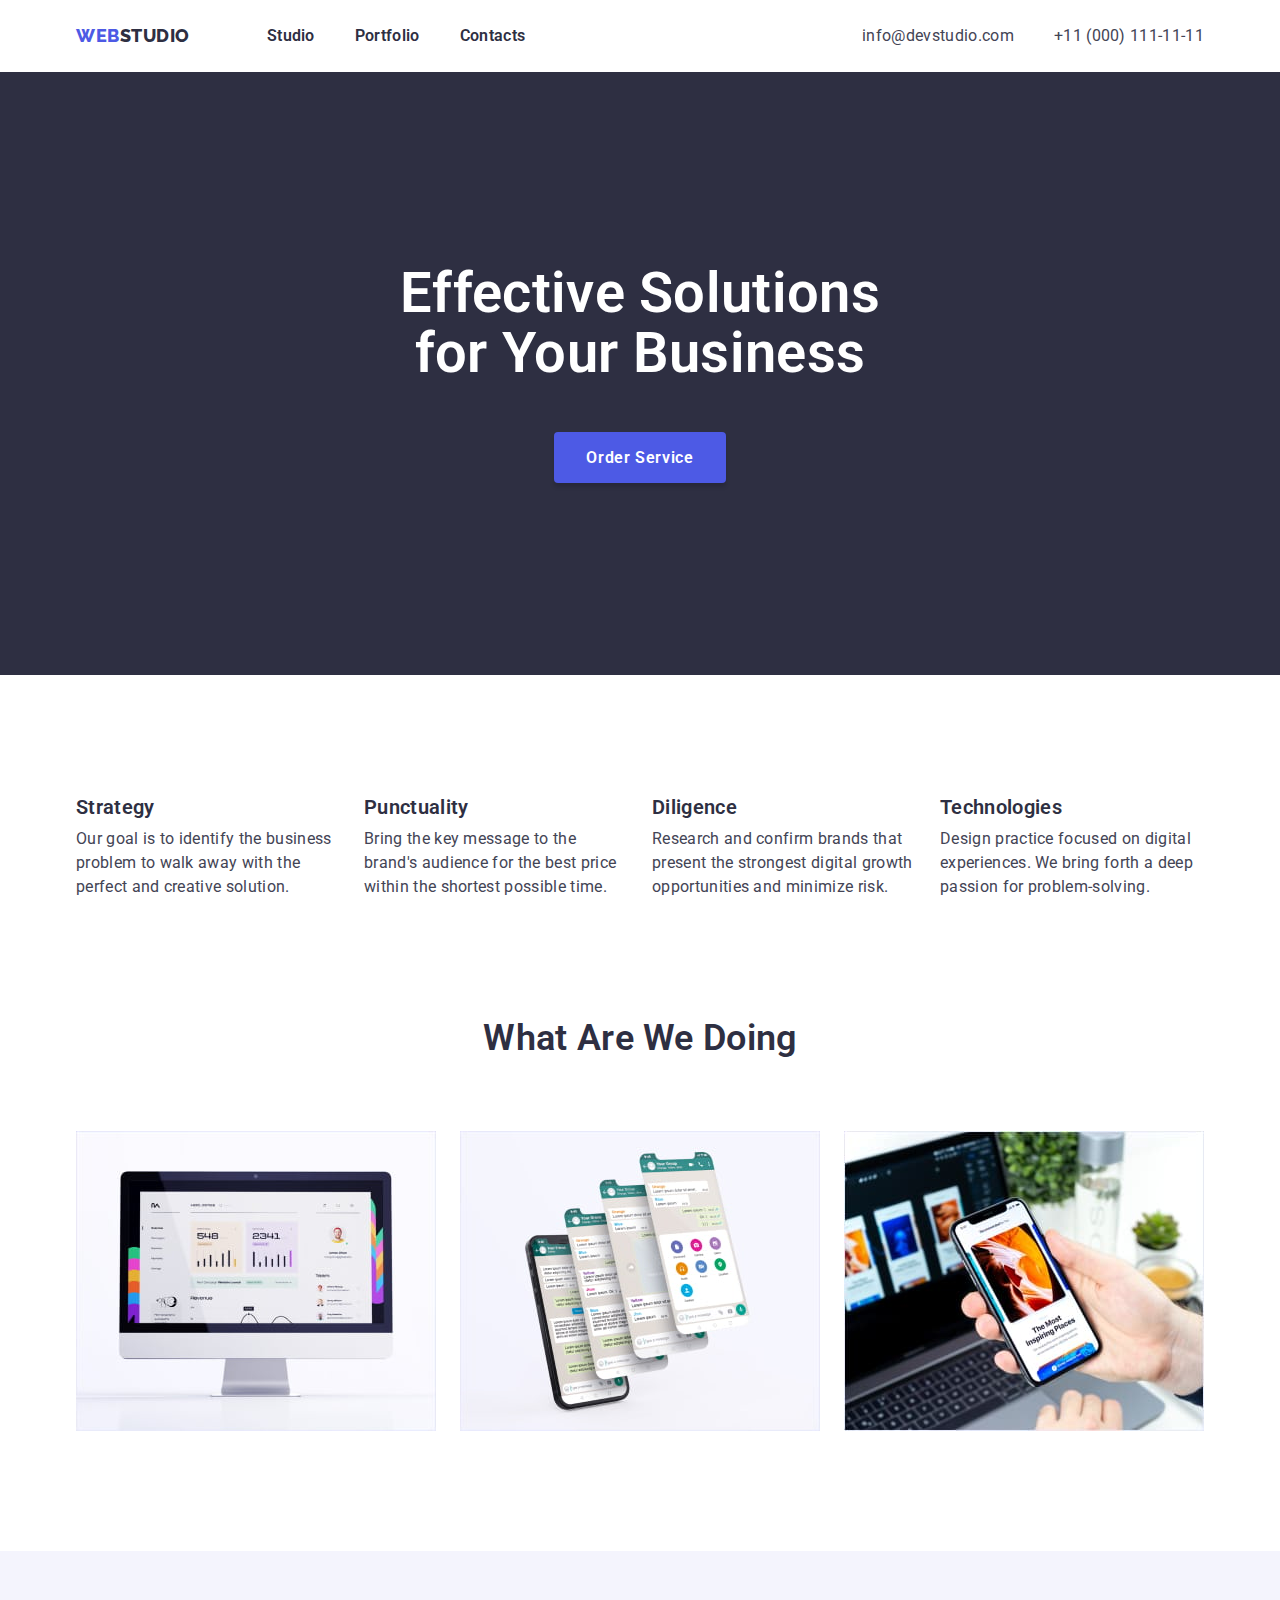
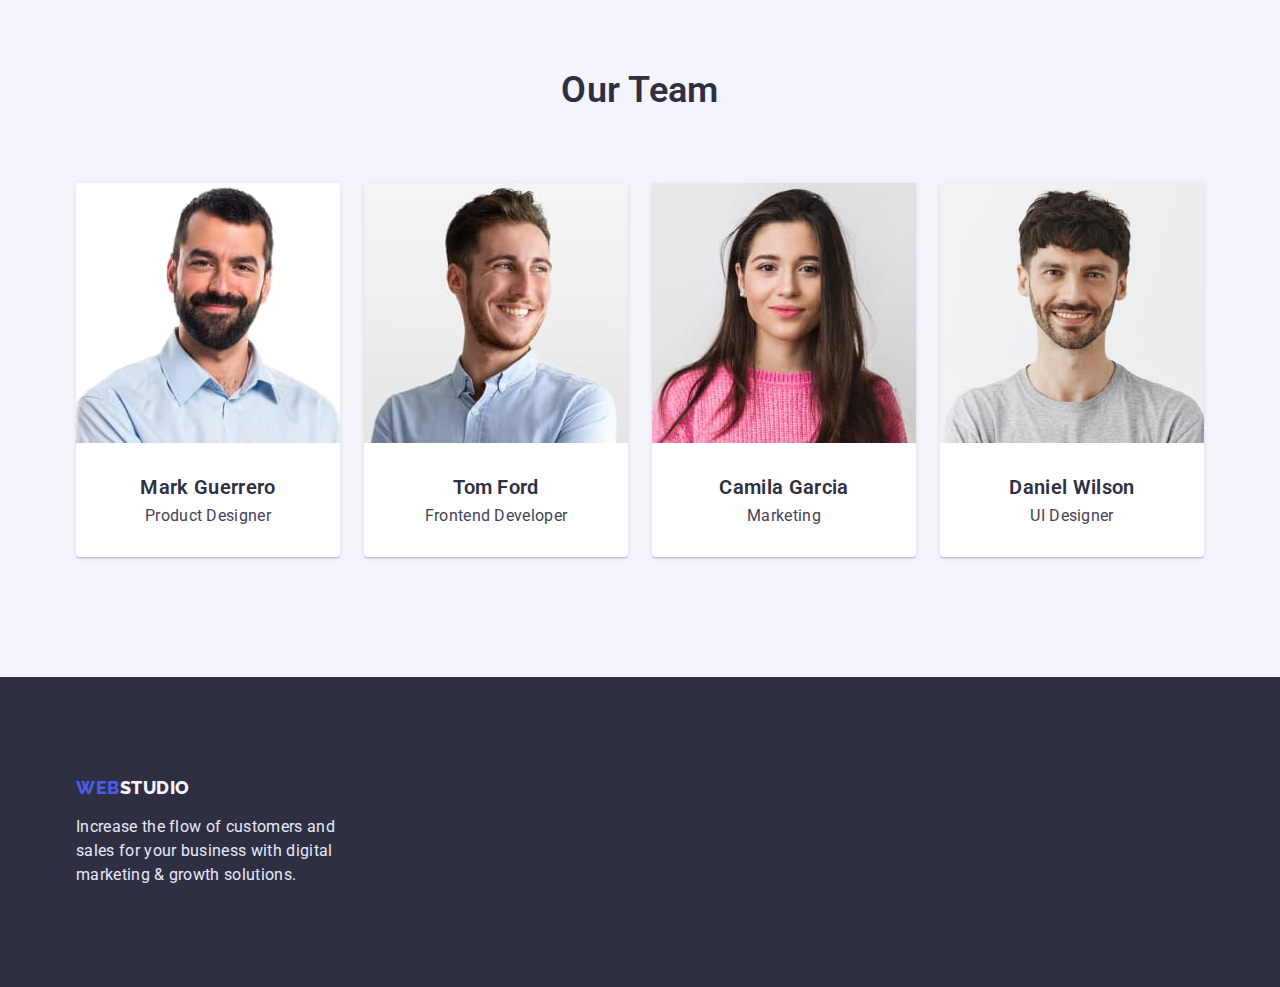
<file: index.html>
<!DOCTYPE html>
<html lang="en">

<head>
    <meta charset="UTF-8" />
    <meta http-equiv="X-UA-Compatible" content="IE=edge" />
    <meta name="viewport" content="width=device-width, initial-scale=1.0" />
    <title>Web Studio</title>
    <link rel="stylesheet" href="./css/modern-normalize.css">
    <link rel="stylesheet" href="./css/styles.css">
    <link rel="preconnect" href="https://fonts.googleapis.com">
    <link rel="preconnect" href="https://fonts.gstatic.com" crossorigin>
    <link
        href="https://fonts.googleapis.com/css2?family=Raleway:wght@700;800&family=Roboto:wght@400;500;700;900&display=swap"
        rel="stylesheet">
</head>

<body>
    <header>
        <div class="container container-header">
            <a href="./index.html" class="logo-header"><span class="web-logo">WEB</span>STUDIO</a>
            <nav class="nav-header">
                <ul class="nav-list">
                    <li><a href="" class="nav-link">Studio</a></li>
                    <li><a href="./portfolio.html" class="nav-link">Portfolio</a></li>
                    <li><a href="" class="nav-link">Contacts</a></li>
                </ul>
            </nav>
            <ul class="contact-list">
                <li><a href="mailto:info@devstudio.com" class="contact-item">info@devstudio.com</a></li>
                <li><a href="tel:+110001111111" class="contact-item">+11 (000) 111-11-11</a></li>
            </ul>
        </div>
    </header>
    <main>
        <!-- section1 -->
        <section class="section-one">
            <div class="container">
                <h1 class="main-title">Effective Solutions for Your Business</h1>
                <button type="button" class="order-button">Order Service</button>
            </div>
        </section>
        <!-- /section1 -->
        <!-- section2 -->
        <section class="section-two">
            <div class="container">
                <h2 class="hidden">Main features</h2>
                <ul class="feature-list">
                    <li class="feature-item">
                        <h3 class="feature-title">Strategy</h3>
                        <p class="feature-text">
                            Our goal is to identify the business problem to walk away with
                            the perfect and creative solution.
                        </p>
                    </li>
                    <li class="feature-item">
                        <h3 class="feature-title">Punctuality</h3>
                        <p class="feature-text">
                            Bring the key message to the brand's audience for the best price
                            within the shortest possible time.
                        </p>
                    </li>
                    <li class="feature-item">
                        <h3 class="feature-title">Diligence</h3>
                        <p class="feature-text">
                            Research and confirm brands that present the strongest digital
                            growth opportunities and minimize risk.
                        </p>
                    </li>
                    <li class="feature-item">
                        <h3 class="feature-title">Technologies</h3>
                        <p class="feature-text">
                            Design practice focused on digital experiences. We bring forth a
                            deep passion for problem-solving.
                        </p>
                    </li>
                </ul>
            </div>
        </section>
        <!-- /section2 -->
        <!-- section3 -->
        <section class="section-three">
            <div class="container container-section-three">
                <h2 class="section-title">What Are We Doing</h2>
                <ul class="img-list">
                    <li>
                        <img class="img-section-three" src="./images/computer.jpg" alt="computer" />
                    </li>
                    <li>
                        <img class="img-section-three" src="./images/phone.jpg" alt="phone" />
                    </li>
                    <li>
                        <img class="img-section-three" src="./images/laptop.jpg" alt="lapton and phone" />
                    </li>
                </ul>
            </div>
        </section>
        <!-- /section3 -->
        <!-- section4 -->
        <section class="section-four">
            <div class="container">
                <h2 class="section-title">Our Team</h2>
                <ul class="section-four-list">
                    <li class="section-four-item">
                        <img class="img-section-four" src="./images/mark.jpg" alt="Mark Guerrero photo" width="264"
                            height="260" />
                        <div class="section-four-content">
                            <h3 class="full-name">Mark Guerrero</h3>
                            <p>Product Designer</p>
                        </div>
                    </li>
                    <li class="section-four-item">
                        <img class="img-section-four" src="./images/tom.jpg" alt="Tom Ford photo" width="264"
                            height="260" />
                        <div class="section-four-content">
                            <h3 class="full-name">Tom Ford</h3>
                            <p>Frontend Developer</p>
                        </div>
                    </li>
                    <li class="section-four-item">
                        <img class="img-section-four" src="./images/camila.jpg" alt="Camila Garcia photo" width="264"
                            height="260" />
                        <div class="section-four-content">
                            <h3 class="full-name">Camila Garcia</h3>
                            <p>Marketing</p>
                        </div>
                    </li>
                    <li class="section-four-item">
                        <img class="img-section-four" src="./images/daniel.jpg" alt="Daniel Wilson photo" width="264"
                            height="260" />
                        <div class="section-four-content">
                            <h3 class="full-name">Daniel Wilson</h3>
                            <p>UI Designer</p>
                        </div>
                    </li>
                </ul>
            </div>
        </section>
        <!-- /section4 -->
    </main>
    <footer>
        <div class="container container-footer">
            <div class="footer-box">
                <a href="./index.html" class="logo-footer">
                    <span class="web-logo">WEB</span>STUDIO
                </a>
                <p class="text-footer">
                    Increase the flow of customers and sales for your business with digital
                    marketing & growth solutions.
                </p>
            </div>
        </div>
    </footer>
</body>

</html>
</file>
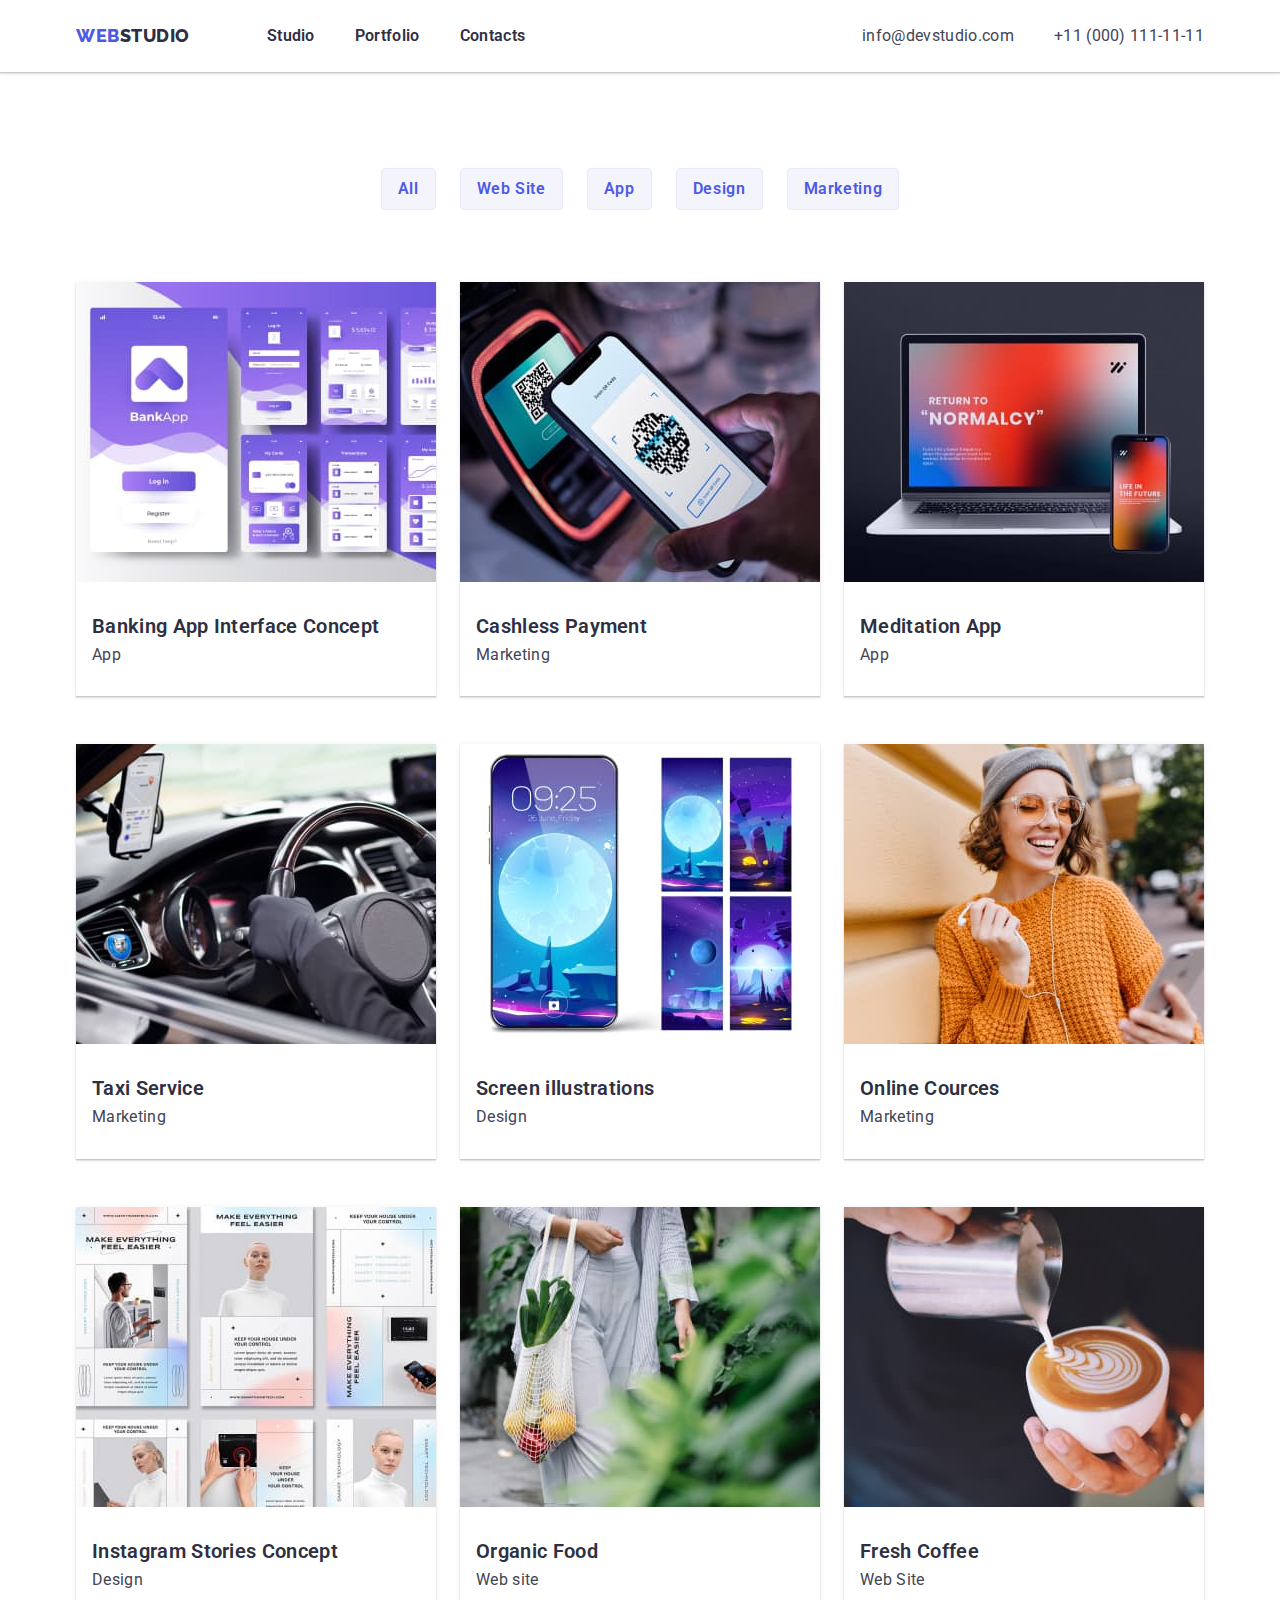
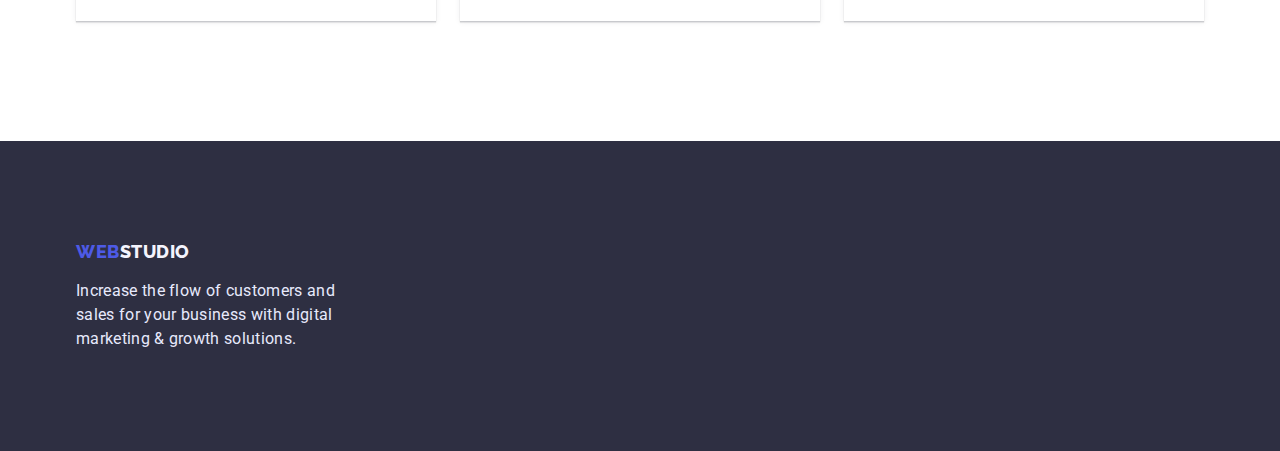
<file: portfolio.html>
<!DOCTYPE html>
<html lang="en">

<head>
    <meta charset="UTF-8">
    <meta http-equiv="X-UA-Compatible" content="IE=edge">
    <meta name="viewport" content="width=device-width, initial-scale=1.0">
    <title>Portfolio</title>
    <link rel="stylesheet" href="./css/modern-normalize.css">
    <link rel="stylesheet" href="./css/styles.css">
    <link rel="preconnect" href="https://fonts.googleapis.com">
    <link rel="preconnect" href="https://fonts.gstatic.com" crossorigin>
    <link
        href="https://fonts.googleapis.com/css2?family=Raleway:wght@700;800&family=Roboto:wght@400;500;700;900&display=swap"
        rel="stylesheet">
</head>

<body>
    <div class="content">
        <header>
            <div class="container container-header">
                <a href="./index.html" class="logo-header"><span class="web-logo">WEB</span>STUDIO</a>
                <nav class="nav-header">
                    <ul class="nav-list">
                        <li><a href="" class="nav-link">Studio</a></li>
                        <li><a href="./portfolio.html" class="nav-link">Portfolio</a></li>
                        <li><a href="" class="nav-link">Contacts</a></li>
                    </ul>
                </nav>
                <ul class="contact-list">
                    <li><a href="mailto:info@devstudio.com" class="contact-item">info@devstudio.com</a></li>
                    <li><a href="tel:+110001111111" class="contact-item">+11 (000) 111-11-11</a></li>
                </ul>
            </div>
        </header>
        <main>
            <section class="section-portfolio">

                <div class="container">
                    <h1 class="hidden">Portfolio Page</h1>
                    <ul class="portfolio-button-list">
                        <li>
                            <button type="button" class="portfolio-button">All</button>
                        </li>
                        <li>
                            <button type="button" class="portfolio-button">Web Site</button>
                        </li>
                        <li>
                            <button type="button" class="portfolio-button">App</button>
                        </li>
                        <li>
                            <button type="button" class="portfolio-button">Design</button>
                        </li>
                        <li>
                            <button type="button" class="portfolio-button">Marketing</button>
                        </li>
                    </ul>
                    <ul class="portfolio-block-list">
                        <li class="portfolio-block">
                            <img class="img-portfolio" src="./images/banking.jpg" alt="banking app">
                            <div class="block-content">
                                <p class="picture-text">
                                    14 Stylish and User-Friendly App Design Concepts · Task Manager App · Calorie
                                    Tracker App · Exotic
                                    Fruit Ecommerce App · Cloud Storage App
                                </p>
                                <h2 class="section-h">
                                    Banking App Interface Concept
                                </h2>
                                <p>
                                    App
                                </p>
                            </div>
                        </li>
                        <li class="portfolio-block">
                            <img class="img-portfolio" src="./images/payment.jpg" alt="cashless payment">
                            <div class="block-content">
                                <p class="picture-text">
                                    14 Stylish and User-Friendly App Design Concepts · Task Manager App · Calorie
                                    Tracker App · Exotic
                                    Fruit Ecommerce App · Cloud Storage App
                                </p>
                                <h2 class="section-h">
                                    Cashless Payment
                                </h2>
                                <p class="block-text">
                                    Marketing
                                </p>
                            </div>
                        </li>
                        <li class="portfolio-block">
                            <img class="img-portfolio" src="./images/meditaion.jpg" alt="meditaion app">
                            <p class="picture-text">14 Stylish and User-Friendly App Design Concepts · Task Manager App
                                · Calorie
                                Tracker App · Exotic Fruit Ecommerce App · Cloud Storage App</p>
                            <div class="block-content">
                                <h2 class="section-h">
                                    Meditation App
                                </h2>
                                <p class="block-text">
                                    App
                                </p>
                            </div>
                        </li>
                        <li class="portfolio-block">
                            <img class="img-portfolio" src="./images/taxi.jpg" alt="taxi service">
                            <p class="picture-text">14 Stylish and User-Friendly App Design Concepts · Task Manager App
                                · Calorie
                                Tracker App · Exotic Fruit Ecommerce App · Cloud Storage App</p>
                            <div class="block-content">
                                <h2 class="section-h">
                                    Taxi Service
                                </h2>
                                <p class="block-text">
                                    Marketing
                                </p>
                            </div>
                        </li>
                        <li class="portfolio-block">
                            <img class="img-portfolio" src="./images/screen.jpg" alt="screen illustrations">
                            <p class="picture-text">14 Stylish and User-Friendly App Design Concepts · Task Manager App
                                · Calorie
                                Tracker App · Exotic Fruit Ecommerce App · Cloud Storage App</p>
                            <div class="block-content">
                                <h2 class="section-h">
                                    Screen illustrations
                                </h2>
                                <p class="block-text">
                                    Design
                                </p>
                            </div>
                        </li>
                        <li class="portfolio-block">
                            <img class="img-portfolio" src="./images/cources.jpg" alt="online cources">
                            <p class="picture-text">14 Stylish and User-Friendly App Design Concepts · Task Manager App
                                · Calorie
                                Tracker App · Exotic Fruit Ecommerce App · Cloud Storage App</p>
                            <div class="block-content">
                                <h2 class="section-h">
                                    Online Cources
                                </h2>
                                <p class="block-text">
                                    Marketing
                                </p>
                            </div>
                        </li>
                        <li class="portfolio-block">
                            <img class="img-portfolio" src="./images/stories.jpg" alt="instagram stories">
                            <p class="picture-text">14 Stylish and User-Friendly App Design Concepts · Task Manager App
                                · Calorie
                                Tracker App · Exotic Fruit Ecommerce App · Cloud Storage App</p>
                            <div class="block-content">
                                <h2 class="section-h">
                                    Instagram Stories Concept
                                </h2>
                                <p class="block-text">
                                    Design
                                </p>
                            </div>
                        </li>
                        <li class="portfolio-block">
                            <img class="img-portfolio" src="./images/food.jpg" alt="organic food">
                            <p class="picture-text">14 Stylish and User-Friendly App Design Concepts · Task Manager App
                                · Calorie
                                Tracker App · Exotic Fruit Ecommerce App · Cloud Storage App</p>
                            <div class="block-content">
                                <h2 class="section-h">
                                    Organic Food
                                </h2>
                                <p class="block-text">
                                    Web site
                                </p>
                            </div>
                        </li>
                        <li class="portfolio-block">
                            <img class="img-portfolio" src="./images/coffee.jpg" alt="fresh coffee">
                            <p class="picture-text">14 Stylish and User-Friendly App Design Concepts · Task Manager App
                                · Calorie
                                Tracker App · Exotic Fruit Ecommerce App · Cloud Storage App</p>
                            <div class="block-content">
                                <h2 class="section-h">
                                    Fresh Coffee
                                </h2>
                                <p class="block-text">
                                    Web Site
                                </p>
                            </div>
                        </li>
                    </ul>
                </div>
            </section>
        </main>
        <footer>
            <div class="container container-footer">
                <div class="footer-box">
                    <a href="./index.html" class="logo-footer">
                        <span class="web-logo">WEB</span>STUDIO
                    </a>
                    <p class="text-footer">
                        Increase the flow of customers and sales for your business with digital
                        marketing & growth solutions.
                    </p>
                </div>
            </div>
        </footer>
    </div>
</body>

</html>
</file>
<file: css/styles.css>
:root {
    --iris: #4d5ae5;
    --navy-blue: #2E2F42;
    --green: #31D0AA;
    --slate: #434455;
    --light-slate: #8e8f99;
    --cornflower: #E7E9FC;
    --cloud: #f4f4fd;
}

* {
    margin: 0;
    padding: 0;
}

body {
    font-family: 'Roboto', sans-serif;
    font-style: normal;
    font-size: 16px;
    letter-spacing: 0.02em;
    color: var(--slate);
}

li {
    list-style: none;
}

.container {
    width: 1158px;
    margin-left: auto;
    margin-right: auto;
    padding: 0 15px;
}

.hidden {
    position: absolute;
    width: 1px;
    height: 1px;
    margin: -1px;
    border: 0;
    padding: 0;
    white-space: nowrap;
    clip-path: inset(100%);
    clip: rect(0 0 0 0);
    overflow: hidden;
}

.section-title {
    font-weight: 600;
    font-size: 36px;
    line-height: 1.11;
    text-transform: capitalize;
    color: var(--navy-blue);
    margin-bottom: 72px;
}

div>.section-title {
    text-align: center;
}

/* header */
header {
    background: #FFFFFF;
    box-shadow: 0px 2px 1px rgba(46, 47, 66, 0.08), 0px 1px 1px rgba(46, 47, 66, 0.16), 0px 1px 6px rgba(46, 47, 66, 0.08);
    padding: 24px 0;
}

.container-header {
    display: flex;
    align-items: center;
}

.logo-header {
    font-family: 'Raleway';
    font-weight: 800;
    font-size: 18px;
    line-height: 1.33;
    letter-spacing: 0.03em;
    text-transform: uppercase;
    color: var(--navy-blue);
    text-decoration: none;
    margin-right: 77px;
}

.web-logo {
    color: var(--iris);
}

.nav-header {
    margin-right: auto;
}

.nav-list {
    display: flex;
}

.nav-list li:not(:last-child) {
    margin-right: 40px;
}

.nav-link {
    text-decoration: none;
    font-weight: 600;
    line-height: 1.5;
    color: var(--navy-blue);
}

.nav-link:hover,
.nav-link:focus,
.nav-link:active {
    color: var(--iris);
}

.contact-list {
    display: flex;
}

.contact-list li:not(:last-child) {
    margin-right: 40px;
}

.contact-item {
    text-decoration: none;
    color: var(--slate);
    line-height: 1.5;
}

.contact-item:hover,
.contact-item:focus,
.contact-item:active {
    color: var(--iris);
}

/* main */
/* section1 */
.section-one {
    background-color: var(--navy-blue);
    padding: 192px 0;
    text-align: center;
}

.main-title {
    font-weight: 600;
    font-size: 56px;
    line-height: 1.07;
    color: #FFFFFF;
    margin-bottom: 48px;
    text-align: center;
    width: 492px;
    margin-left: auto;
    margin-right: auto;
}

.order-button {
    display: inline-block;
    background-color: var(--iris);
    box-shadow: 0px 4px 4px rgba(0, 0, 0, 0.15);
    padding: 16px 32px;
    border-radius: 4px;
    cursor: pointer;
    font-weight: 600;
    line-height: 1.19;
    font-size: 16px;
    letter-spacing: 0.04em;
    color: #FFFFFF;
    border: 0;
}

.order-button:hover,
.order-button:focus {
    background-color: var(--iris);
    box-shadow: 0px 1px 6px rgba(46, 47, 66, 0.08), 0px 1px 1px rgba(46, 47, 66, 0.16), 0px 2px 1px rgba(46, 47, 66, 0.08);
    border-radius: 4px;
}

.order-button:active {
    background: #404BBF;
}

/* section2 */
.section-two {
    padding: 120px 0;
}

.feature-list {
    display: flex;
}

.feature-item {
    flex-basis: calc((100% - 3 * 24px) / 4);
}

.feature-item:not(:last-child) {
    margin-right: 24px;
}

.feature-text {
    line-height: 1.5;
}

.feature-title {
    font-weight: 600;
    font-size: 20px;
    line-height: 1.2;
    color: var(--navy-blue);
    margin-bottom: 8px;
}

/* section3 */
.section-three {
    padding-bottom: 120px;
}

.container-section-three {
    flex-direction: column;
}

.img-section-three {
    display: block;
    max-width: 100%;
    height: auto;
}

.img-list {
    display: flex;
    justify-content: center;
}

.img-list li:not(:last-child) {
    margin-right: 24px;
}

/* section4 */
.section-four {
    background-color: var(--cloud);
    padding: 120px 0;
}

.section-four-content {
    padding: 32px 16px;
    text-align: center;
}

.section-four-list {
    display: flex;
}

.section-four-item {
    background-color: #FFFFFF;
    box-shadow: 0px 1px 6px rgba(46, 47, 66, 0.08), 0px 1px 1px rgba(46, 47, 66, 0.16), 0px 2px 1px rgba(46, 47, 66, 0.08);
    border-radius: 0px 0px 4px 4px;
}

.section-four-item:not(:last-child) {
    margin-right: 24px;
}

.full-name {
    font-weight: 600;
    font-size: 20px;
    line-height: 1.2;
    color: var(--navy-blue);
    margin-bottom: 8px;
}

.img-section-four {
    display: block;
}

/* footer */
footer {
    background-color: var(--navy-blue);
    padding: 100px 0;
}

.footer-box {
    width: 264px;
}

.logo-footer {
    text-decoration: none;
    font-family: 'Raleway';
    font-weight: 800;
    font-size: 18px;
    line-height: 1.166;
    letter-spacing: 0.03em;
    text-transform: uppercase;
    color: var(--cloud);
}

.text-footer {
    line-height: 1.5;
    color: var(--cornflower);
    margin-top: 16px;
}

/* portfolio */
.section-portfolio {
    padding-top: 96px;
    padding-bottom: 120px;
}

.portfolio-button-list {
    display: flex;
    justify-content: center;
    margin-bottom: 72px;
}

.portfolio-button {
    background-color: var(--cloud);
    border: 1px solid var(--cornflower);
    border-radius: 4px;
    font-weight: 600;
    letter-spacing: 0.04em;
    line-height: 1.5;
    font-size: 16px;
    cursor: pointer;
    color: var(--iris);
    padding: 8px 16px;
}

.portfolio-button-list li:not(:last-child) {
    margin-right: 24px;
}

.portfolio-button:hover,
.portfolio-button:focus {
    box-shadow: 0px 3px 1px rgba(0, 0, 0, 0.1), 0px 2px 1px rgba(0, 0, 0, 0.08), 0px 2px 2px rgba(0, 0, 0, 0.12);
    border-radius: 4px;
    background-color: var(--iris);
    color: #FFFFFF;
}

.portfolio-button:active {
    background-color: var(--cloud);
    color: var(--iris);
    box-shadow: none;
}

.portfolio-block-list {
    display: flex;
    flex-wrap: wrap;
}

.img-portfolio {
    display: block;
}

.portfolio-block {
    display: flex;
    flex-direction: column;
    box-shadow: 0px 2px 1px 0px #2E2F4214, 0px 1px 1px 0px #2E2F4229, 0px 1px 6px 0px #2E2F4214;
    flex-basis: calc((100% - 6 * 24px) / 9);
}

.portfolio-block:not(:nth-last-child(-n + 3)) {
    margin-bottom: 48px;
}

.portfolio-block:not(:nth-child(3n)) {
    margin-right: 24px;
}

.block-content {
    padding: 32px 16px 32px 16px;
}

.picture-text {
    color: var(--cloud);
    line-height: 1.5;
    display: none;
}

.section-h {
    font-weight: 600;
    font-size: 20px;
    line-height: 1.2;
    color: var(--navy-blue);
    margin-bottom: 8px;
}
</file>
